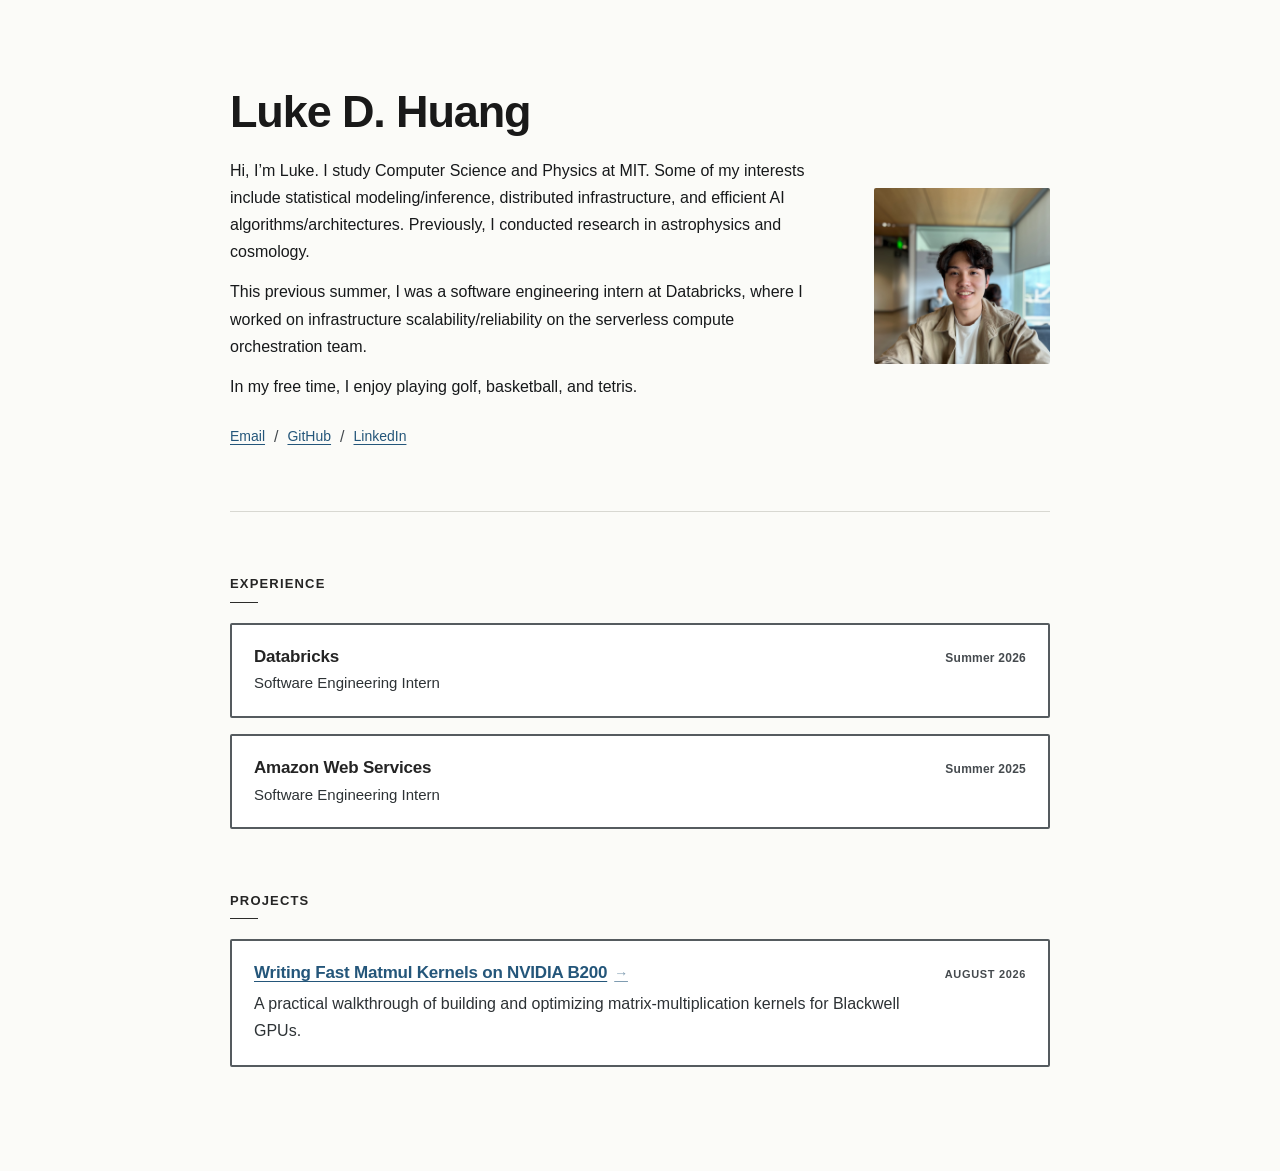
<file: index.html>
<!doctype html>
<html lang="en">
  <head>
    <meta charset="utf-8">
    <meta name="viewport" content="width=device-width, initial-scale=1">
    <meta name="description" content="Luke D. Huang is a Computer Science and Physics student at MIT interested in efficient AI systems, reinforcement learning, and distributed infrastructure.">
    <meta property="og:title" content="Luke D. Huang">
    <meta property="og:description" content="MIT Computer Science and Physics student interested in efficient AI systems.">
    <meta property="og:type" content="website">
    <meta property="og:image" content="assets/luke-huang.jpg">
    <title>Luke D. Huang</title>
    <link rel="icon" href="assets/favicon.svg" type="image/svg+xml">
    <link rel="stylesheet" href="styles.css?v=4">
    <script type="application/ld+json">
      {
        "@context": "https://schema.org",
        "@type": "Person",
        "name": "Luke D. Huang",
        "url": "https://lukehuang33.github.io/",
        "image": "https://lukehuang33.github.io/assets/luke-huang.jpg",
        "email": "mailto:ldhuang@mit.edu",
        "affiliation": {
          "@type": "CollegeOrUniversity",
          "name": "Massachusetts Institute of Technology"
        },
        "sameAs": [
          "https://github.com/lukehuang33",
          "https://www.linkedin.com/in/luke-d-huang/"
        ]
      }
    </script>
  </head>
  <body>
    <main class="page">
      <header class="profile">
        <div class="profile-copy">
          <h1>Luke D. Huang</h1>
          <p>
            Hi, I&rsquo;m Luke. I study Computer Science and Physics at MIT. Some of my interests include statistical modeling/inference, distributed infrastructure, and efficient AI algorithms/architectures. Previously, I conducted research in astrophysics and cosmology.
          </p>
          <p>
            This previous summer, I was a software engineering intern at Databricks, where I worked on infrastructure scalability/reliability on the serverless compute orchestration team.
          </p>
          <p>
            In my free time, I enjoy playing golf, basketball, and tetris.
          </p>
          <p class="profile-links">
            <a href="mailto:ldhuang@mit.edu">Email</a>
            <span>/</span>
            <a href="https://github.com/lukehuang33">GitHub</a>
            <span>/</span>
            <a href="https://www.linkedin.com/in/luke-d-huang/">LinkedIn</a>
          </p>
        </div>
        <img class="profile-photo" src="assets/luke-huang.jpg?v=img4291b" alt="Luke D. Huang" width="3024" height="4032">
      </header>

      <section class="experience" aria-labelledby="experience-heading">
        <h2 id="experience-heading">Experience</h2>

        <article class="experience-item">
          <div class="experience-heading">
            <h3>Databricks</h3>
            <span>Summer 2026</span>
          </div>
          <p class="role">Software Engineering Intern</p>
        </article>

        <article class="experience-item">
          <div class="experience-heading">
            <h3>Amazon Web Services</h3>
            <span>Summer 2025</span>
          </div>
          <p class="role">Software Engineering Intern</p>
        </article>

      </section>

      <section class="projects" id="projects" aria-labelledby="projects-heading">
        <h2 id="projects-heading">Projects</h2>

        <article class="project-item">
          <div class="project-heading">
            <h3><a href="blog/b200-matmul-kernels.html">Writing Fast Matmul Kernels on NVIDIA B200</a></h3>
            <span>August 2026</span>
          </div>
          <p>A practical walkthrough of building and optimizing matrix-multiplication kernels for Blackwell GPUs.</p>
        </article>
      </section>
    </main>
  </body>
</html>
</file>
<file: styles.css>
:root {
  --text: #111315;
  --muted: #303438;
  --subtle: #454a4e;
  --link: #24567a;
  --link-hover: #123b59;
  --accent: #2c2c2a;
  --accent-soft: #f0f0ec;
  --rule: #d8d8d2;
  --paper: #fbfbf8;
  --surface: #ffffff;
  --surface-strong: #ffffff;
  --shadow-sm: none;
  --shadow-md: none;
  --radius: 2px;
  --font-body: "Avenir Next", Avenir, "Segoe UI", sans-serif;
  --font-ui: "Avenir Next", Avenir, "Segoe UI", sans-serif;
}

* {
  box-sizing: border-box;
}

html {
  scroll-behavior: smooth;
  background: var(--paper);
}

body {
  min-height: 100vh;
  margin: 0;
  background: var(--paper);
  color: var(--text);
  font-family: var(--font-body);
  font-size: 16px;
  font-weight: 400;
  line-height: 1.7;
  -webkit-font-smoothing: auto;
  text-rendering: optimizeLegibility;
}

::selection {
  background: #dbe5eb;
  color: #172a36;
}

a {
  color: var(--link);
  text-decoration: underline;
  text-decoration-thickness: 1px;
  text-underline-offset: 0.2em;
  transition: color 140ms ease;
}

a:hover {
  color: var(--link-hover);
}

a:focus-visible {
  border-radius: 0;
  outline: 2px solid rgba(36, 86, 122, 0.35);
  outline-offset: 3px;
}

.page {
  width: min(820px, calc(100% - 48px));
  margin: 0 auto;
  padding: 88px 0 104px;
}

.profile {
  display: flex;
  align-items: center;
  gap: 54px;
  padding: 0 0 48px;
  border-bottom: 1px solid var(--rule);
}

.profile::before {
  display: none;
}

.profile-copy {
  position: relative;
  z-index: 1;
  flex: 1;
  min-width: 0;
}

h1 {
  margin: 0 0 20px;
  color: #191919;
  font-size: clamp(34px, 5vw, 45px);
  font-family: var(--font-body);
  font-weight: 600;
  letter-spacing: -0.025em;
  line-height: 1.08;
}

.profile p {
  margin: 0 0 13px;
  color: #17191b;
}

.profile-links {
  display: flex;
  align-items: center;
  flex-wrap: wrap;
  gap: 0;
  margin-top: 23px !important;
  font-family: var(--font-ui);
}

.profile-links a {
  padding: 0;
  border: 0;
  border-radius: 0;
  background: transparent;
  color: var(--link);
  font-size: 14px;
  font-weight: 500;
}

.profile-links a:hover {
  background: transparent;
  color: var(--link-hover);
}

.profile-links span {
  margin: 0 9px;
  display: inline;
  color: var(--subtle);
}

.profile-photo {
  width: 176px;
  height: 176px;
  flex: 0 0 176px;
  display: block;
  border: 0;
  border-radius: 2px;
  object-fit: cover;
  object-position: center 30%;
  box-shadow: none;
  transform: none;
}

.experience,
.projects {
  margin-top: 64px;
}

h2 {
  margin: 0 0 20px;
  color: #252525;
  font-family: var(--font-ui);
  font-size: 13px;
  font-weight: 750;
  letter-spacing: 0.09em;
  line-height: 1.25;
  text-transform: uppercase;
}

h2::after {
  width: 28px;
  height: 1px;
  margin: 9px 0 0;
  display: block;
  border-radius: 0;
  background: var(--accent);
  content: "";
}

.experience-item,
.project-item {
  padding: 20px 22px;
  border: 2px solid #555b5f;
  border-radius: 2px;
  background: #ffffff;
  box-shadow: none;
  transition: border-color 140ms ease;
}

.experience-item + .experience-item,
.project-item + .project-item {
  margin-top: 16px;
}

.experience-item:hover,
.project-item:hover {
  border-color: #303438;
  background: #ffffff;
  box-shadow: none;
  transform: none;
}

.experience-heading,
.project-heading {
  display: flex;
  align-items: baseline;
  justify-content: space-between;
  gap: 24px;
}

.experience-heading h3,
.project-heading h3 {
  margin: 0;
  color: #242424;
  font-family: var(--font-ui);
  font-size: 17px;
  font-weight: 650;
  letter-spacing: -0.012em;
  line-height: 1.4;
}

.experience-heading span,
.project-heading span {
  flex: 0 0 auto;
  color: var(--subtle);
  font-family: var(--font-ui);
  font-size: 12px;
  font-weight: 550;
  letter-spacing: 0.02em;
}

.experience-item p,
.project-item p {
  margin: 5px 0 0;
}

.experience-item .role {
  margin-top: 2px;
  color: #2d3235;
  font-family: var(--font-ui);
  font-size: 15px;
}

.project-item {
  position: relative;
}

.project-heading h3 a {
  color: var(--link);
}

.project-heading h3 a::after {
  margin-left: 7px;
  content: "\2192";
  font-size: 0.82em;
  opacity: 0.58;
}

.project-heading span {
  padding: 0;
  border: 0;
  border-radius: 0;
  background: transparent;
  color: var(--subtle);
  font-size: 11px;
  font-weight: 600;
  letter-spacing: 0.06em;
  text-transform: uppercase;
}

.project-item p {
  max-width: 650px;
  color: #2d3235;
}

@media (max-width: 680px) {
  .page {
    width: min(100% - 32px, 540px);
    padding: 40px 0 72px;
  }

  .profile {
    align-items: flex-start;
    gap: 24px;
    padding: 0 0 38px;
  }

  .profile-photo {
    width: 128px;
    height: 128px;
    flex-basis: 128px;
    border-radius: 2px;
  }

  .experience-item,
  .project-item {
    padding: 17px 18px;
  }

  h1 {
    font-size: 33px;
  }

  .experience,
  .projects {
    margin-top: 50px;
  }
}

@media (max-width: 500px) {
  .profile {
    flex-direction: column-reverse;
  }

  .profile-photo {
    width: 136px;
    height: 136px;
  }

  .experience-item,
  .project-item {
    padding: 16px;
  }

  .experience-heading,
  .project-heading {
    display: block;
  }

  .experience-heading span,
  .project-heading span {
    width: fit-content;
    margin-top: 5px;
    display: block;
  }
}

@media (prefers-reduced-motion: reduce) {
  html {
    scroll-behavior: auto;
  }

  *,
  *::before,
  *::after {
    transition-duration: 0.01ms !important;
  }
}
</file>
